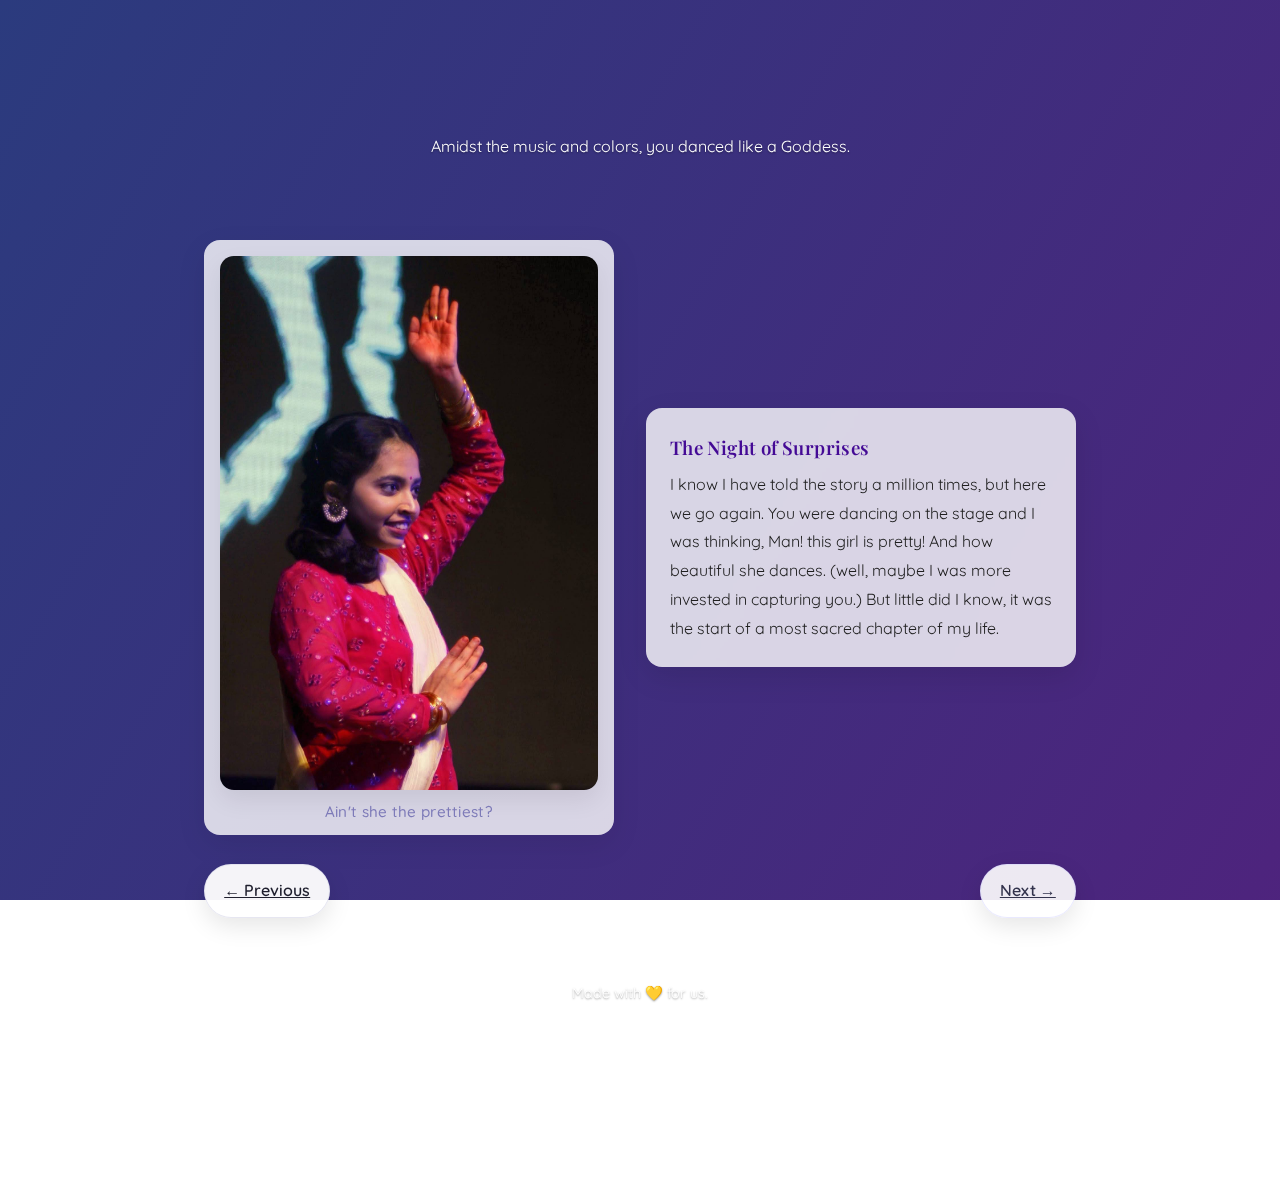
<file: page-1.html>
<!doctype html>
<html lang="en">
<head>
  <meta charset="utf-8" />
  <meta name="viewport" content="width=device-width,initial-scale=1" />
  <title>Our Story — Page 1</title>

  <!-- Fonts (same as index) -->
  <link href="https://fonts.googleapis.com/css2?family=Playfair+Display:wght@500;600;700&family=Quicksand:wght@400;500;600&display=swap" rel="stylesheet">
  <!-- Your CSS -->
  <link rel="stylesheet" href="assets/css/style.css" />
  <meta name="description" content="A page from our colorful memories." />
</head>
<body class="story page-1">
  <div class="bg-gradient" aria-hidden="true"></div>
  <div class="floating-hearts" aria-hidden="true">
    <span></span><span></span><span></span><span></span><span></span><span></span>
    <span></span><span></span><span></span><span></span><span></span><span></span>
  </div>

  <header class="container" style="text-align:center; padding-top:1.25rem;">
    <h1 class="typewrite" data-text="The First Dance">The First Dance</h1>
    <p class="sub">Amidst the music and colors, you danced like a Goddess.</p>
  </header>

  <main class="container">
    <section class="two-col">
      <!-- Left: photo -->
      <figure class="story-photo">
        <img src="assets/img/first_dance.jpg" alt="Us at the café" />
        <figcaption>Ain't she the prettiest?</figcaption>
      </figure>

      <!-- Right: text card -->
      <article class="story-card">
        <h3 class="caption">The Night of Surprises</h3>
        <p>
          I know I have told the story a million times, but here we go again. You were dancing on the stage
          and I was thinking, Man! this girl is pretty! And how beautiful she dances. (well, maybe I was
          more invested in capturing you.) But little did I know, it was the start of a most sacred
          chapter of my life.
        </p>
      </article>
    </section>

    <nav class="nav-arrows between">
      <a class="btn prev" href="index.html">← Previous</a>
      <a class="btn next" href="page-2.html">Next →</a>
    </nav>
  </main>

  <footer class="container tiny">
    <p>Made with 💛 for us.</p>
  </footer>

  <script src="assets/js/script.js"></script>
</body>
</html>
</file>
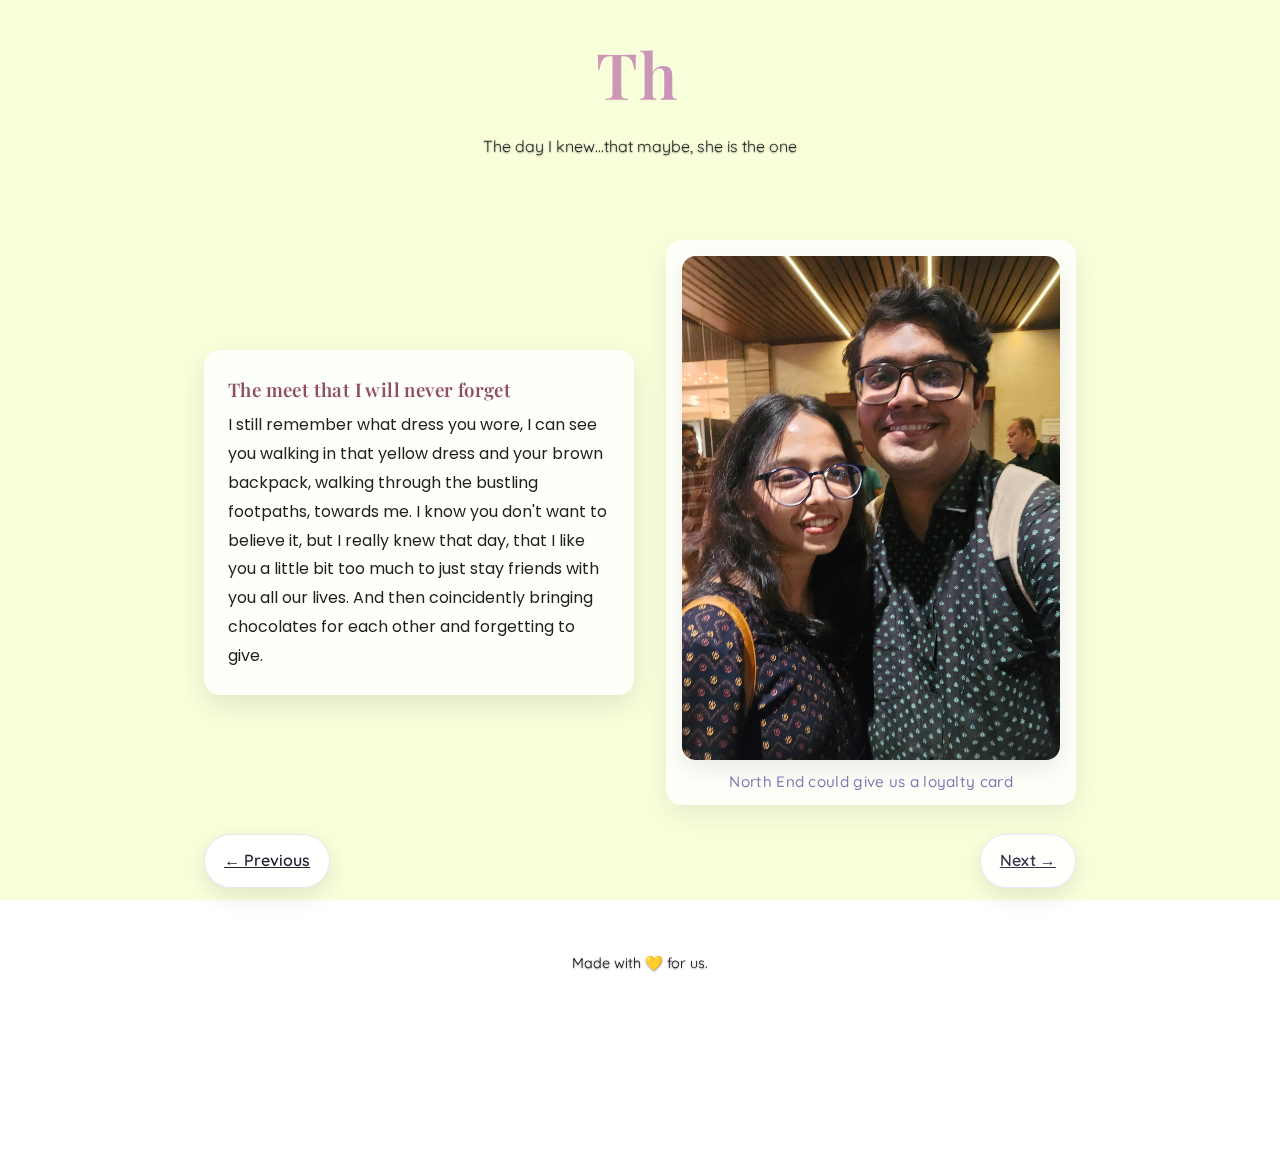
<file: page-2.html>
<!doctype html>
<html lang="en">
<head>
  <meta charset="utf-8" />
  <meta name="viewport" content="width=device-width,initial-scale=1" />
  <title>Our Story — Page 2</title>

  <!-- Fonts -->
  <link href="https://fonts.googleapis.com/css2?family=Playfair+Display:wght@500;600;700&family=Quicksand:wght@400;500;600&family=Poppins:wght@300;400;500&family=Great+Vibes&display=swap" rel="stylesheet">

  <!-- CSS -->
  <link rel="stylesheet" href="assets/css/style.css" />
</head>

<body class="story page-2">
  <div class="bg-gradient" aria-hidden="true"></div>
  <div class="floating-hearts" aria-hidden="true">
    <span></span><span></span><span></span><span></span><span></span><span></span>
    <span></span><span></span><span></span><span></span><span></span><span></span>
  </div>

  <header class="container" style="text-align:center; padding-top:1.25rem;">
    <h1 class="typewrite" data-text="The First Time I Met You">Another Memory 💌</h1>
    <p class="sub">The day I knew...that maybe, she is the one</p>
  </header>

  <main class="container">

    <section class="two-col reverse">
      <!-- TEXT ON LEFT -->
      <article class="story-card">
        <h3 class="caption">The meet that I will never forget</h3>
        <p>
            I still remember what dress you wore, I can see you walking in that yellow dress and 
            your brown backpack, walking through the bustling footpaths, towards me. I know you 
            don't want to believe it, but I really knew that day, that I like you a little bit too much to
            just stay friends with you all our lives. And then coincidently bringing chocolates for
            each other and forgetting to give. 
        </p>
      </article>

      <!-- PHOTO ON RIGHT -->
      <figure class="story-photo">
        <img src="assets/img/first_meet.jpg" alt="Another memory with us" />
        <figcaption>North End could give us a loyalty card</figcaption>
      </figure>
    </section>

    <!-- NAVIGATION -->
    <nav class="nav-arrows between">
      <a class="btn prev" href="page-1.html">← Previous</a>
      <a class="btn next" href="page-3.html">Next →</a>
    </nav>

  </main>

  <footer class="container tiny">
    <p>Made with 💛 for us.</p>
  </footer>

  <script src="assets/js/script.js"></script>
</body>
</html>
</file>
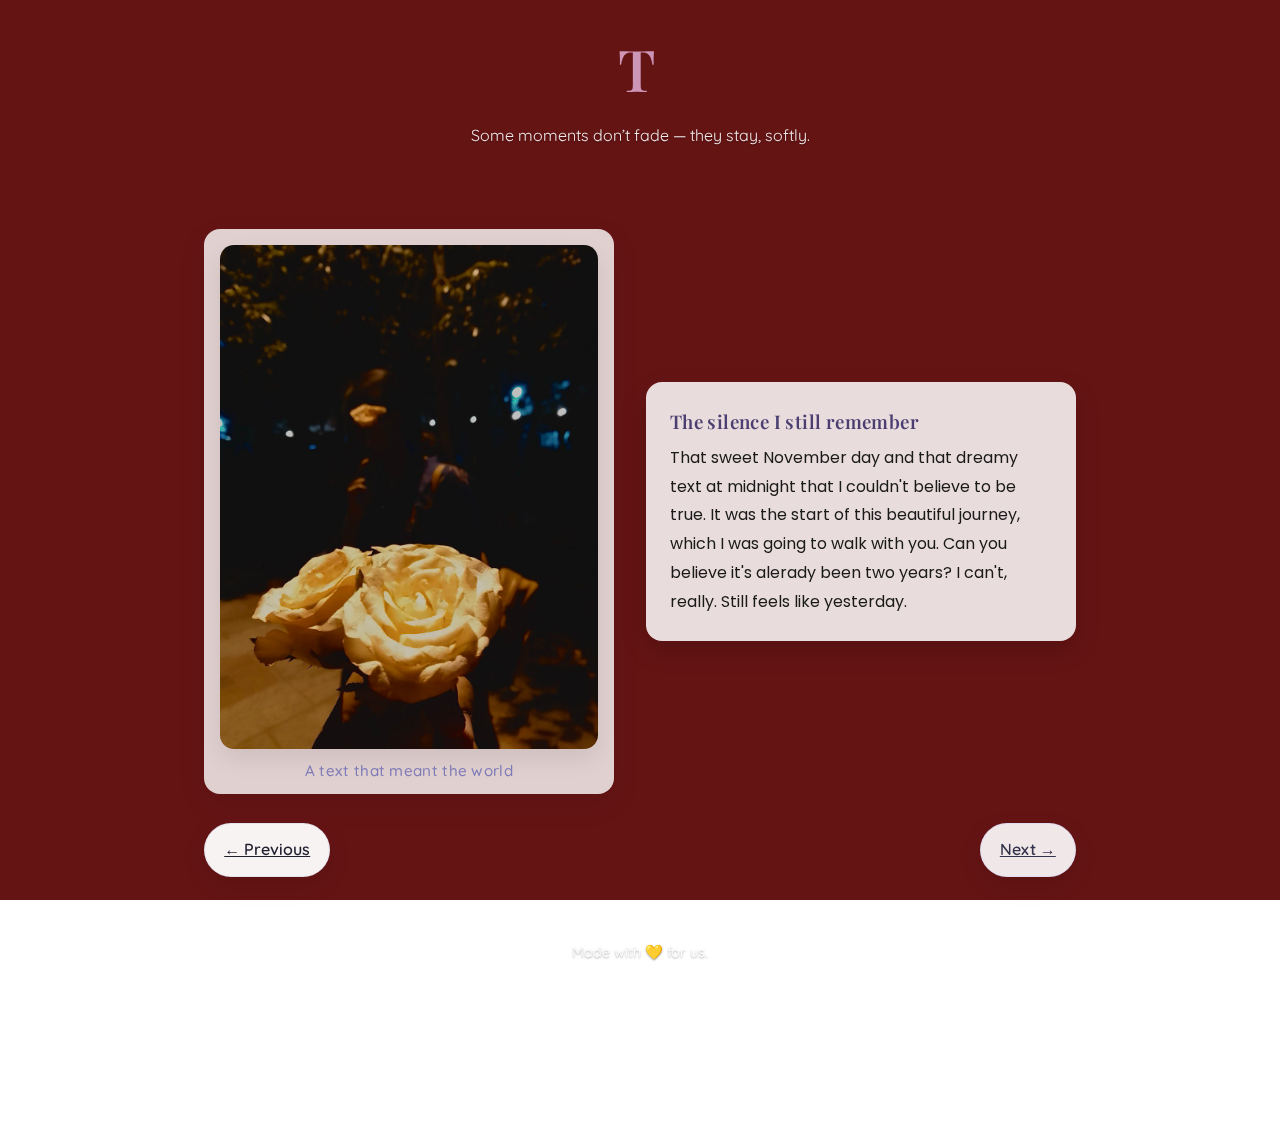
<file: page-3.html>
<!doctype html>
<html lang="en">
<head>
  <meta charset="utf-8" />
  <meta name="viewport" content="width=device-width,initial-scale=1" />
  <title>Our Story — Page 3</title>

  <!-- Fonts -->
  <link href="https://fonts.googleapis.com/css2?family=Playfair+Display:wght@500;600;700&family=Quicksand:wght@400;500;600&family=Poppins:wght@300;400;500&family=Great+Vibes&display=swap" rel="stylesheet">

  <!-- CSS -->
  <link rel="stylesheet" href="assets/css/style.css" />
</head>

<body class="story page-3">
  <div class="bg-gradient" aria-hidden="true"></div>

  <!-- Floating hearts -->
  <div class="floating-hearts" aria-hidden="true">
    <span></span><span></span><span></span><span></span><span></span><span></span>
    <span></span><span></span><span></span><span></span><span></span><span></span>
  </div>

  <header class="container" style="text-align:center; padding-top:1.25rem;">
    <h1 class="typewrite" data-text="The day I first held your hands">A Memory That Lingers 🌙</h1>
    <p class="sub">Some moments don’t fade — they stay, softly.</p>
  </header>

  <main class="container">

    <section class="two-col">
      <!-- PHOTO LEFT -->
      <figure class="story-photo">
        <img src="assets/img/say_yes.jpg" alt="A memory with us" />
        <figcaption>A text that meant the world</figcaption>
      </figure>

      <!-- TEXT CARD RIGHT -->
      <article class="story-card">
        <h3 class="caption">The silence I still remember</h3>
        <p>
          That sweet November day and that dreamy text at midnight that I couldn't believe to be true.
          It was the start of this beautiful journey, which I was going to walk with you. Can you 
          believe it's alerady been two years? I can't, really. Still feels like yesterday.
        </p>
      </article>
    </section>

    <!-- NAVIGATION -->
    <nav class="nav-arrows between">
      <a class="btn prev" href="page-2.html">← Previous</a>
      <a class="btn next" href="page-4.html">Next →</a>
    </nav>

  </main>

  <footer class="container tiny">
    <p>Made with 💛 for us.</p>
  </footer>

  <script src="assets/js/script.js"></script>
</body>
</html>
</file>
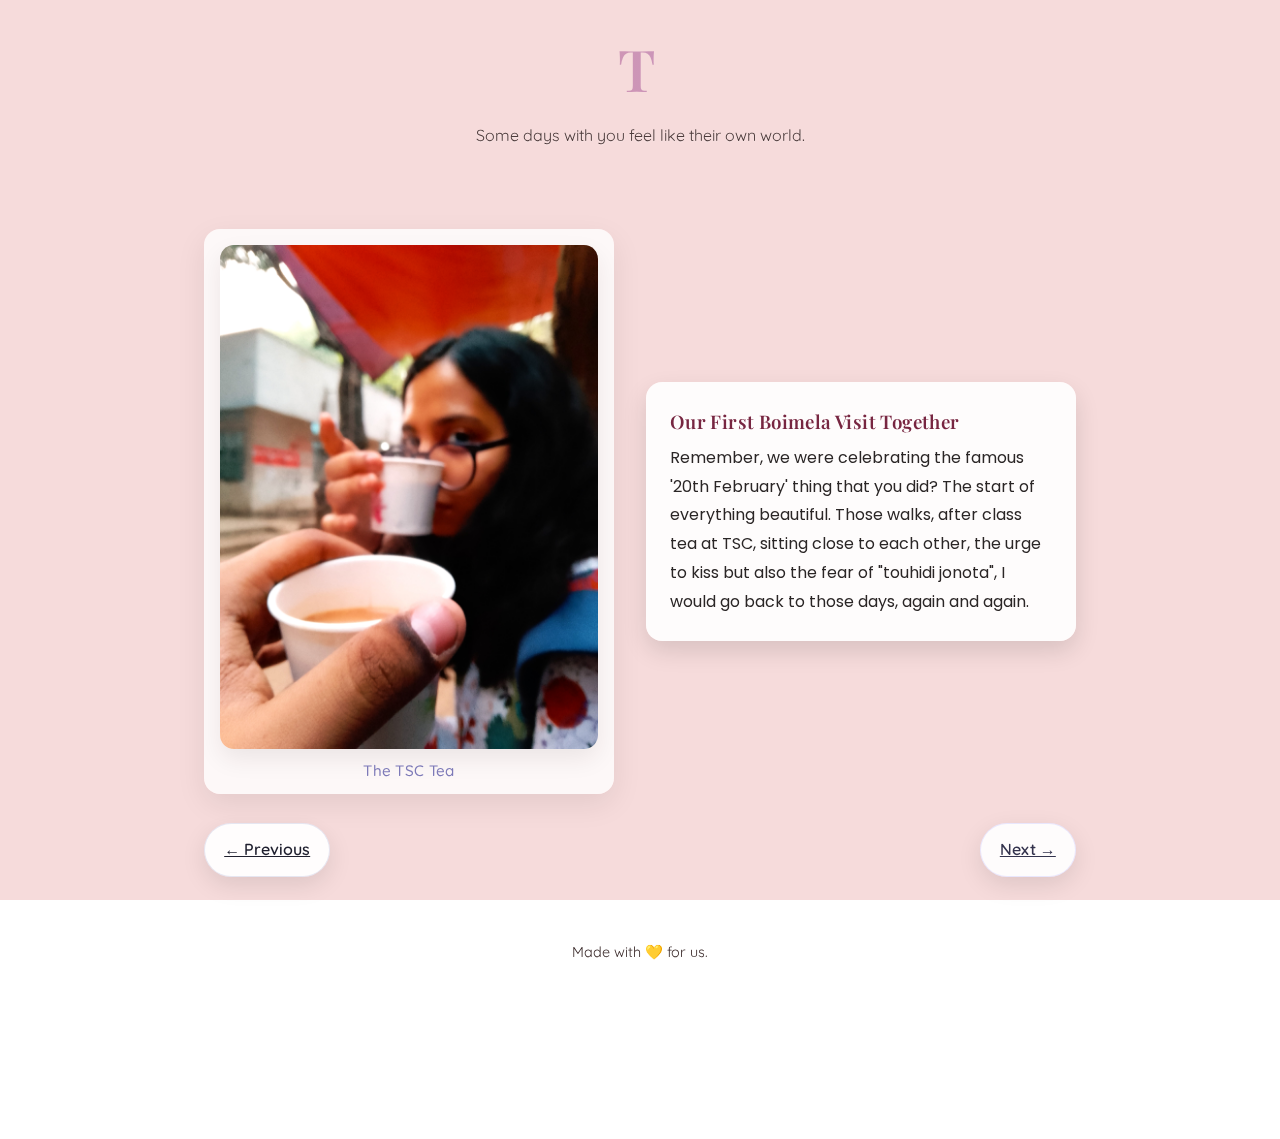
<file: page-4.html>
<!doctype html>
<html lang="en">
<head>
  <meta charset="utf-8" />
  <meta name="viewport" content="width=device-width,initial-scale=1" />
  <title>Our Story — Page 4</title>

  <!-- Fonts -->
  <link href="https://fonts.googleapis.com/css2?family=Playfair+Display:wght@500;600;700&family=Quicksand:wght@400;500;600&family=Poppins:wght@300;400;500&family=Great+Vibes&display=swap" rel="stylesheet">

  <!-- CSS -->
  <link rel="stylesheet" href="assets/css/style.css" />
</head>

<body class="story page-4">
  <div class="bg-gradient" aria-hidden="true"></div>

  <!-- Floating hearts -->
  <div class="floating-hearts" aria-hidden="true">
    <span></span><span></span><span></span><span></span><span></span><span></span>
    <span></span><span></span><span></span><span></span><span></span><span></span>
  </div>

  <header class="container" style="text-align:center; padding-top:1.25rem;">
    <h1 class="typewrite" data-text="That beautiful February Evening">Another Little Universe 🌸</h1>
    <p class="sub">Some days with you feel like their own world.</p>
  </header>

  <main class="container">

    <section class="two-col">
      <!-- PHOTO LEFT -->
      <figure class="story-photo">
        <img src="assets/img/first_boimela.jpg" alt="Another moment with us" />
        <figcaption>The TSC Tea</figcaption>
      </figure>

      <!-- TEXT CARD RIGHT -->
      <article class="story-card">
        <h3 class="caption">Our First Boimela Visit Together</h3>
        <p>
          Remember, we were celebrating the famous '20th February' thing that you did? 
          The start of everything beautiful. Those walks, after class tea at TSC, sitting 
          close to each other, the urge to kiss but also the fear of "touhidi jonota", 
          I would go back to those days, again and again. 
        </p>
      </article>
    </section>

    <!-- NAVIGATION -->
    <nav class="nav-arrows between">
      <a class="btn prev" href="page-3.html">← Previous</a>
      <a class="btn next" href="page-5.html">Next →</a>
    </nav>

  </main>

  <footer class="container tiny">
    <p>Made with 💛 for us.</p>
  </footer>

  <script src="assets/js/script.js"></script>
</body>
</html>
</file>
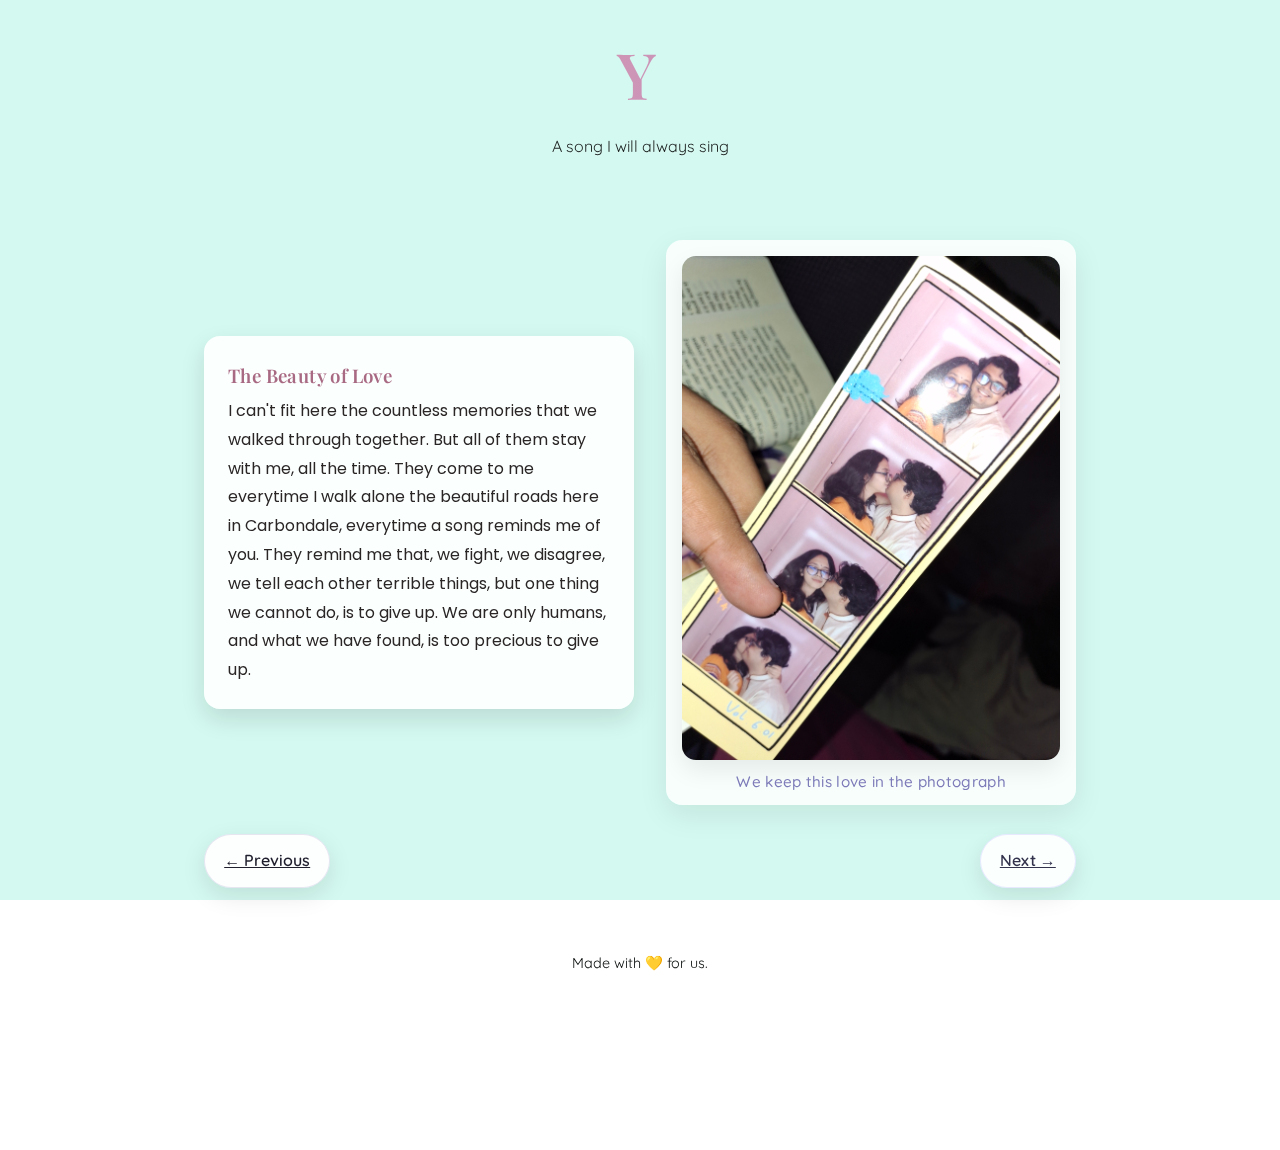
<file: page-5.html>
<!doctype html>
<html lang="en">
<head>
  <meta charset="utf-8" />
  <meta name="viewport" content="width=device-width,initial-scale=1" />
  <title>Our Story — Page 5</title>

  <!-- Fonts -->
  <link href="https://fonts.googleapis.com/css2?family=Playfair+Display:wght@500;600;700&family=Quicksand:wght@400;500;600&family=Poppins:wght@300;400;500&family=Great+Vibes&display=swap" rel="stylesheet">

  <!-- CSS -->
  <link rel="stylesheet" href="assets/css/style.css" />
</head>

<body class="story page-5">
  <div class="bg-gradient" aria-hidden="true"></div>

  <!-- Floating hearts -->
  <div class="floating-hearts" aria-hidden="true">
    <span></span><span></span><span></span><span></span><span></span><span></span>
    <span></span><span></span><span></span><span></span><span></span><span></span>
  </div>

  <header class="container" style="text-align:center; padding-top:1.25rem;">
    <h1 class="typewrite" data-text="You are one Beautiful Song">One More Beautiful Chapter 🌼</h1>
    <p class="sub">A song I will always sing </p>
  </header>

  <main class="container">

    <section class="two-col reverse">
      <!-- TEXT LEFT -->
      <article class="story-card">
        <h3 class="caption">The Beauty of Love</h3>
        <p>
          I can't fit here the countless memories that we walked through together. 
          But all of them stay with me, all the time. They come to me everytime I 
          walk alone the beautiful roads here in Carbondale, everytime a song reminds
          me of you. They remind me that, we fight, we disagree, we tell each other
          terrible things, but one thing we cannot do, is to give up. We are only 
          humans, and what we have found, is too precious to give up.
        </p>
      </article>

      <!-- PHOTO RIGHT -->
      <figure class="story-photo">
        <img src="assets/img/kiss.jpg" alt="A special memory" />
        <figcaption>We keep this love in the photograph</figcaption>
      </figure>
    </section>

    <!-- NAVIGATION -->
    <nav class="nav-arrows between">
      <a class="btn prev" href="page-4.html">← Previous</a>
      <a class="btn next" href="page-6.html">Next →</a>
    </nav>

  </main>

  <footer class="container tiny">
    <p>Made with 💛 for us.</p>
  </footer>

  <script src="assets/js/script.js"></script>
</body>
</html>
</file>
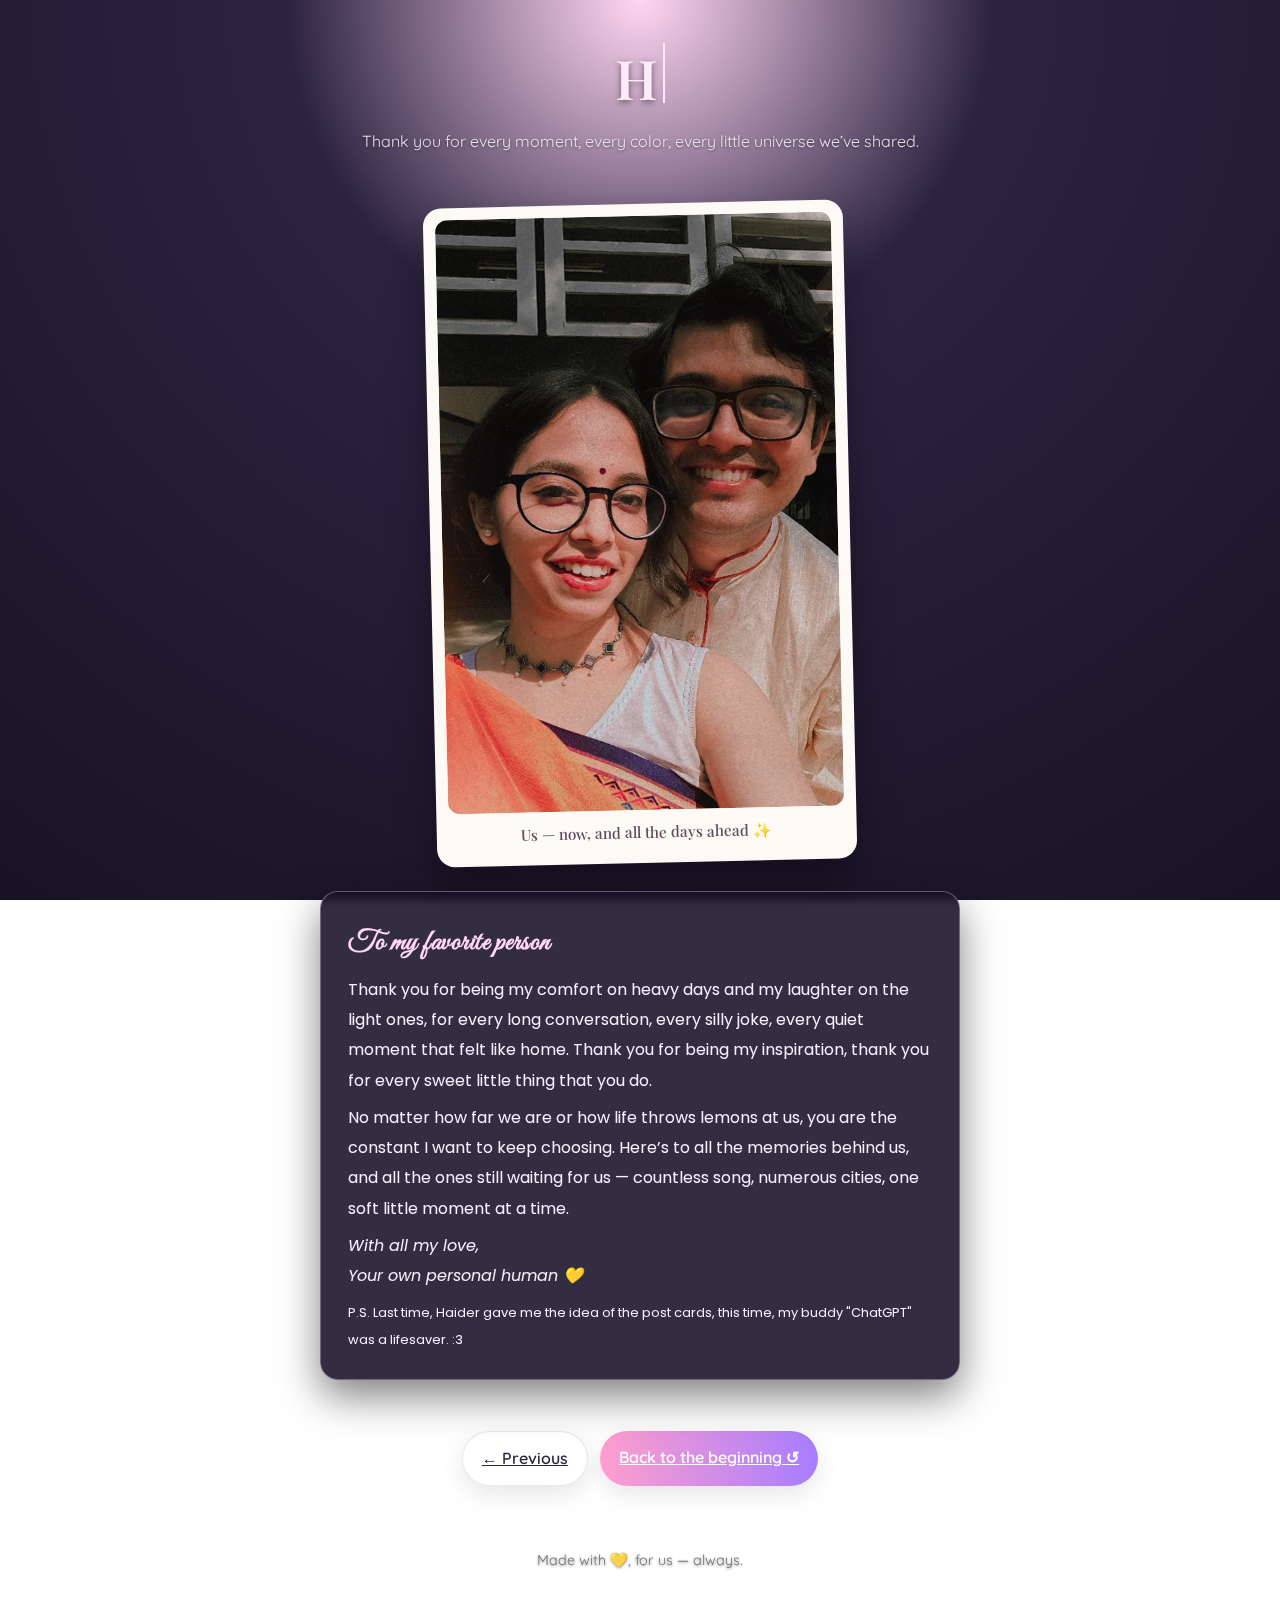
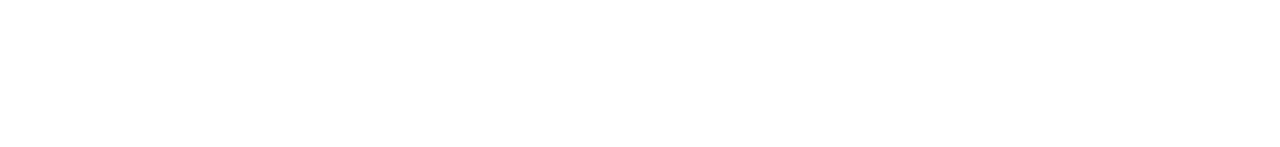
<file: page-6.html>
<!doctype html>
<html lang="en">
<head>
  <meta charset="utf-8" />
  <meta name="viewport" content="width=device-width,initial-scale=1" />
  <title>Happy Anniversary — Final Page</title>

  <!-- Fonts -->
  <link href="https://fonts.googleapis.com/css2?family=Playfair+Display:wght@500;600;700&family=Quicksand:wght@400;500;600&family=Poppins:wght@300;400;500&family=Great+Vibes&display=swap" rel="stylesheet">

  <!-- CSS -->
  <link rel="stylesheet" href="assets/css/style.css" />
</head>

<body class="story page-6 final-page">
  <div class="bg-gradient" aria-hidden="true"></div>

  <!-- Floating hearts -->
  <div class="floating-hearts" aria-hidden="true">
    <span></span><span></span><span></span><span></span><span></span><span></span>
    <span></span><span></span><span></span><span></span><span></span><span></span>
  </div>

  <header class="container final-header">
    <h1 class="typewrite" data-text="Happy Anniversary, Dear 💖">
      Happy Anniversary, My Love 💖
    </h1>
    <p class="sub">Thank you for every moment, every color, every little universe we’ve shared.</p>
  </header>

  <main class="container final-wrapper">

    <!-- Polaroid-style photo card -->
    <figure class="final-photo-card">
      <img src="assets/img/epilogue.jpg" alt="Us together" />
      <figcaption>Us — now, and all the days ahead ✨</figcaption>
    </figure>

    <!-- Final text card -->
    <article class="final-text-card">
      <h3 class="final-caption">To my favorite person</h3>
      <p>
        Thank you for being my comfort on heavy days and my laughter on the light ones,
        for every long conversation, every silly joke, every quiet moment that felt like home.
        Thank you for being my inspiration, thank you for every sweet little thing that you do. 
      </p>
      <p>
        No matter how far we are or how life throws lemons at us, you are the constant I want
        to keep choosing. Here’s to all the memories behind us, and all the ones still waiting
        for us — countless song, numerous cities, one soft little moment at a time.
      </p>
      <p class="final-signoff">
        With all my love,<br>
        <span>Your own personal human 💛</span>
      </p>

      <p1>P.S. Last time, Haider gave me the idea of the post cards, this time, my buddy 
        "ChatGPT" was a lifesaver. :3
      </p1>
    </article>

    <!-- Navigation -->
    <nav class="nav-arrows between final-nav">
      <a class="btn prev" href="page-5.html">← Previous</a>
      <a class="btn next" href="index.html">Back to the beginning ↺</a>
    </nav>

  </main>

  <footer class="container tiny final-footer">
    <p>Made with 💛, for us — always.</p>
  </footer>

  <script src="assets/js/script.js"></script>
</body>
</html>
</file>
<file: assets/css/style.css>
:root{
  --bg1:#976068;
  --bg2:#fcb69f;
  --accent:#520808;
  --accent2:#200e54;
  --ink:#1f1f1f;
  --ink-soft:#444;
  --card:#ffffffcc;
}

*{box-sizing:border-box}
html,body{height:100%}
body{
  margin:0; font-family: system-ui, -apple-system, Segoe UI, Roboto, Arial, sans-serif;
  color:var(--ink); line-height:1.5; overflow-x:hidden;
}

/* Base background layer */
.bg-gradient{
  position: fixed;
  inset: 0;
  z-index: -2;    /* behind hearts and content */
}

.container{
  width:min(920px, 92vw);
  margin-inline:auto;
  padding: 1.5rem;
}

header.container{ text-align:center; padding-top:2rem }
h1{
  font-size: clamp(2.2rem, 6vw, 4rem);
  margin:0 0 .25rem;
  background: linear-gradient(30deg, var(--accent), var(--accent2));
  -webkit-background-clip:text; background-clip:text; color:solid;
  letter-spacing:.5px;
}
.sub{ color: #4b4889;; margin-top:.25rem }

/* Typewriter caret */
.typewrite{
  position: relative;
  white-space: nowrap;
}
.typewrite::after{
  content:"";
  display:inline-block;
  width:2px; height:1.1em; background:currentColor; margin-left:4px;
  animation: blink .9s steps(1) infinite;
  vertical-align: -3px;
}
@keyframes blink{50%{opacity:0}}

.hero-photo{
  margin: 2rem auto; text-align:center;
  background: var(--card);
  border-radius: 16px; padding: 1rem 1rem 0.5rem;
  box-shadow: 0 10px 30px #00000014;
  width:min(720px, 100%);
}
.hero-photo img{
  width:100%; height:auto; display:block; border-radius: 12px;
}
.hero-photo figcaption{
  font-size:.9rem; color:#555; margin:.6rem 0 .8rem;
}

.player-wrap{
  margin: 1rem auto 1rem; text-align:center;
  color: #7d7ab8;
  width:min(720px, 80%);
}
.btn{
  appearance:none; border:none; cursor:pointer;
  padding:.8rem 1.2rem; border-radius:999px; font-weight:600;
  box-shadow: 0 8px 24px #0000001a;
  transition: transform .12s ease, box-shadow .12s ease, opacity .2s;
}
.btn.primary{
  background: linear-gradient(90deg, var(--accent), var(--accent2));
  color:#fff;
}
.btn:hover{ transform: translateY(-1px); box-shadow:0 10px 28px #00000022 }
.btn:active{ transform: translateY(0) scale(.99) }

.spotify{ margin-top:1rem }

.note{ display:block; margin-top:.5rem; color:#666 }

.nav-arrows{
  margin-top: 1.8rem; display:flex; justify-content:flex-end; gap:.75rem;
}
.btn.next{
  background:#fff; border:1px solid #e9e9e9; color:#222;
}

footer.container{ text-align:center; color:#666; padding-bottom:10rem }
.tiny{ font-size:.9rem }

/* ====== Hero photo size & style ====== */
.hero-photo {
  max-width: 520px;            /* overall block width */
  margin: 1.25rem auto 2rem;
  text-align: center;
}
.hero-photo img {
  width: 85%;                  /* image takes most of the figure width */
  max-width: 420px;            /* hard cap */
  display: block;
  margin: 0 auto 0.5rem;
  border-radius: 18px;
  box-shadow: 0 12px 30px rgba(0,0,0,0.25);
  transform: translateY(0) scale(1);
  transition: transform 300ms ease, box-shadow 300ms ease;
}
.hero-photo img:hover {
  transform: translateY(-2px) scale(1.01);
  box-shadow: 0 16px 36px rgba(0,0,0,0.28);
}

/* ====== Caption animation & look ====== */
.hero-photo figcaption {
  font-size: 0.95rem;
  color: #ffe8f2;
  letter-spacing: 0.4px;
  text-shadow: 0 1px 0 rgba(0,0,0,0.25);
  opacity: 0;
  transform: translateY(8px);
  animation: captionIn 800ms ease forwards 300ms;
  position: relative;
}
.hero-photo figcaption::after {
  content: " ✨";
  animation: twinkle 2.2s ease-in-out infinite 900ms;
}

@keyframes captionIn {
  to { opacity: 1; transform: translateY(0); }
}
@keyframes twinkle {
  0%, 100% { filter: drop-shadow(0 0 0 rgba(255,255,255,0)); }
  50%      { filter: drop-shadow(0 0 6px rgba(255,255,255,0.9)); }
}

/* ====== Floating hearts ====== */
.floating-hearts {
  position: fixed;
  inset: 0;
  pointer-events: none;
  z-index: -1; /* behind content, above gradient */
  overflow: hidden;
}

.floating-hearts span {
  position: absolute;
  bottom: -10vh;
  width: 14px;
  height: 14px;
  background: radial-gradient(circle at 30% 30%, #ff9bd1 0%, #ff5ca8 60%, #ff2f92 100%);
  transform: rotate(45deg);
  opacity: 0.75;
  animation: floatUp linear infinite;
  border-radius: 2px;
  filter: drop-shadow(0 2px 6px rgba(255, 92, 168, 0.35));
}

/* make heart shape using pseudo-elements */
.floating-hearts span::before,
.floating-hearts span::after {
  content: "";
  position: absolute;
  width: 14px; height: 14px;
  background: inherit;
  border-radius: 50%;
}
.floating-hearts span::before { left: -7px; top: 0; }
.floating-hearts span::after  { top: -7px; left: 0; }

@keyframes floatUp {
  0%   { transform: translateY(0)   rotate(45deg)    scale(0.8); opacity: 0; }
  10%  { opacity: 0.85; }
  100% { transform: translateY(-120vh) rotate(45deg) scale(1);   opacity: 0; }
}

/* Position, size, duration, and delay variations */
.floating-hearts span:nth-child(1)  { left: 5%;  animation-duration: 12s; animation-delay: 0.2s; }
.floating-hearts span:nth-child(2)  { left: 12%; animation-duration: 14s; animation-delay: 1.2s; transform: scale(0.9) rotate(45deg); }
.floating-hearts span:nth-child(3)  { left: 20%; animation-duration: 11s; animation-delay: 0.6s; }
.floating-hearts span:nth-child(4)  { left: 28%; animation-duration: 16s; animation-delay: 2.0s; transform: scale(1.1) rotate(45deg); }
.floating-hearts span:nth-child(5)  { left: 35%; animation-duration: 13s; animation-delay: 0.9s; }
.floating-hearts span:nth-child(6)  { left: 43%; animation-duration: 15s; animation-delay: 1.8s; transform: scale(0.85) rotate(45deg); }
.floating-hearts span:nth-child(7)  { left: 52%; animation-duration: 12.5s; animation-delay: 0.4s; }
.floating-hearts span:nth-child(8)  { left: 60%; animation-duration: 17s; animation-delay: 1.6s; transform: scale(1.15) rotate(45deg); }
.floating-hearts span:nth-child(9)  { left: 68%; animation-duration: 13.5s; animation-delay: 0.8s; }
.floating-hearts span:nth-child(10) { left: 76%; animation-duration: 15.5s; animation-delay: 1.4s; transform: scale(0.95) rotate(45deg); }
.floating-hearts span:nth-child(11) { left: 84%; animation-duration: 14.5s; animation-delay: 0.5s; }
.floating-hearts span:nth-child(12) { left: 92%; animation-duration: 18s; animation-delay: 1.9s; transform: scale(1.2) rotate(45deg); }



/* Header text – pastel gradient fill */
h1 {
  background: linear-gradient(90deg, #f4978e, #a593e0); 
  -webkit-background-clip: text;
  color: transparent;
  font-weight: 700;
}

/* Subheading tone */
.sub {
    color: #7d7ab8;
}

/* Image frame and shadow softening */
.hero-photo img {
  border-radius: 18px;
  box-shadow: 0 10px 24px rgba(255, 182, 193, 0.3);
}

/* Softer pastel caption */
.hero-photo figcaption {
  font-size: 1rem;
  color: #7d7ab8;
  text-shadow: 0 1px 2px rgba(255,255,255,0.5);
  letter-spacing: 0.5px;
  opacity: 0;
  animation: captionIn 1.2s ease forwards 0.4s;
  background: rgba(255,255,255,0.2);
  border-radius: 12px;
  padding: 0.4rem 0.8rem;
  display: inline-block;
}

/* Floating hearts pastel adjustment */
.floating-hearts span {
  background: radial-gradient(circle at 30% 30%, #ffd6e0 0%, #f4978e 70%, #f9bccd 100%);
  opacity: 0.65;
  filter: drop-shadow(0 2px 5px rgba(255, 150, 180, 0.4));
}

/* General buttons + text */
.btn.primary {
  background: linear-gradient(90deg, #f4978e, #a593e0);
  color: #fff;
  font-weight: 600;
  box-shadow: 0 4px 18px rgba(164, 147, 224, 0.25);
}
.btn.next {
  background: rgba(255,255,255,0.9);
  color: #33334d;
  border: 1px solid rgba(200,200,255,0.4);
}


/* ====== Font styling for soft romantic aesthetic ====== */
body {
  font-family: 'Quicksand', sans-serif;
  color: var(--ink);
  line-height: 1.7;
  font-weight: 400;
}

h1, h2, h3 {
  font-family: 'Playfair Display', sans-serif;
  letter-spacing: 0.5px;
  font-weight: 600;
}

.sub {
  font-family: 'Quicksand', sans-serif;
  font-size: 1rem;
  color: var(--ink-soft);
  opacity: 0.9;
}

figcaption {
  font-family: 'Quicksand', serif;
  font-weight: 500;
}

/* ===== First page (home) — pink pastel theme & layout nudge ===== */
/* ===== Static background for first page ===== */
.home .bg-gradient {
  background: #ead7ffc3;      /* ← pick your color */
  animation: none;          /* stop gradient animation */
  filter: brightness(1.05);
}

/* Stronger, brighter heading contrast on pink */
.home h1 {
  background: linear-gradient(90deg, #ff6aa2, #a15cff);
  -webkit-background-clip: text;
  background-clip: text;
  color: transparent;
  text-shadow: 0 1px 0 rgba(255,255,255,0.45);
}

/* Increase overall text contrast on pink */
.home body,
.home .sub,
.home .note,
.home p,
.home small {
  color: #22223b;  /* deep indigo-gray for readability */
}

/* Bring content slightly upward */
.home header.container { padding-top: 1.25rem; }
.home .player-wrap { 
  margin: 0.25rem auto 1.25rem;   /* was larger; pull up */
}
.home .hero-photo {
  margin: 0.75rem auto 1.25rem;   /* tighter to lift the image */
  max-width: 540px;               /* slight bump for visual balance */
}
.home .hero-photo img {
  width: 88%;
  max-width: 440px;
  transform: translateY(-4px);    /* tiny lift */
}

/* Caption: more visible on pink */
.home .hero-photo figcaption {
  color: #2b224a;                 /* dark plum for crisp contrast */
  background: rgba(255,255,255,0.35);
  text-shadow: 0 1px 0 rgba(255,255,255,0.6);
  border-radius: 12px;
  padding: 0.45rem 0.8rem;
  letter-spacing: 0.45px;
  opacity: 0;
  animation: captionIn 900ms ease forwards 300ms;
}

/* Spotify + nav button styling to match */
.home .spotify iframe {
  box-shadow: 0 10px 26px rgba(255, 105, 154, 0.18);
  border: 1px solid rgba(255, 255, 255, 0.45);
}
.home .btn.next {
  background: rgba(255,255,255,0.95);
  color: #1f1f2e;
  border: 1px solid rgba(210, 180, 230, 0.6);
  box-shadow: 0 8px 22px rgba(161, 92, 255, 0.18);
}

/* Hearts: soften to pink spectrum for this page */
.home .floating-hearts span {
  background: radial-gradient(circle at 30% 30%, #ffd6e0 0%, #ff9bbd 70%, #ff77a9 100%);
  filter: drop-shadow(0 2px 6px rgba(255, 120, 170, 0.35));
  opacity: 0.7;
}

/* ===== Stronger upward shift for first page layout ===== */
.home main.container {
  margin-top: -40px;   /* lift whole main section upward */
}

.home .player-wrap {
  margin-top: -20px;   /* pull Spotify player closer to header */
  margin-bottom: 0.5rem;
}

.home .hero-photo {
  margin-top: -10px;   /* lift image */
  margin-bottom: 0.5rem;
}

/* ===== Footer & tip spacing adjustments for first page ===== */

/* Pull footer upward slightly */
.home footer.container {
  margin-top: -10px;         /* lift footer */
  padding-bottom: 1rem;      /* tighter bottom space */
  opacity: 0.9;
}

/* Push the small tip note downward for breathing room */
.home .note:last-of-type {
  display: block;
  margin-top: 1.8rem;        /* more gap below the image */
  margin-bottom: 0.8rem;     /* extra gap above footer */
  color: #343a40;
  font-size: 0.9rem;
  opacity: 0.85;
  text-align: center;
}




/* Starting Page 1

/* ===== Story page background (keeps your soft animated pastel) ===== */
.story .bg-gradient {
  position: fixed;
  inset: 0;
  z-index: -2;
  background: linear-gradient(120deg, #2b3b7e, #50227d, #276b8f, #6d206c);
  background-size: 320% 320%;
  animation: gradientShift 22s ease infinite;
}

/* ===== 2-column layout ===== */
.two-col {
  display: grid;
  grid-template-columns: 1fr 1.05fr;
  gap: clamp(1rem, 4vw, 2rem);
  align-items: center;
  margin: 1rem 0 1.25rem;
}

/* ===== Photo block (left) ===== */
.story-photo {
  margin: 0;
  background: var(--card);
  border-radius: 16px;
  padding: 1rem 1rem 0.6rem;
  box-shadow: 0 10px 30px rgba(0,0,0,0.08);
  text-align: center;
}
.story-photo img {
  width: 100%;
  max-width: 520px;
  height: auto;
  display: block;
  border-radius: 14px;
  box-shadow: 0 10px 24px rgba(0,0,0,0.08);
}
.story-photo figcaption {
  font-family: 'Quicksand', serif;
  font-size: 0.95rem;
  color: #7d7ab8; /* pastel lavender */
  margin-top: 0.6rem;
  letter-spacing: 0.3px;
}

/* ===== Text card (right) ===== */
.story-card {
  background: var(--card);
  border-radius: 16px;
  padding: clamp(1rem, 3.2vw, 1.5rem);
  box-shadow: 0 10px 30px rgba(0,0,0,0.10);
  backdrop-filter: blur(2px);
}
.story-card .caption {
  font-family: 'Playfair Display', serif;
  font-weight: 600;
  margin: 0 0 0.35rem;
  letter-spacing: 0.4px;
  color: #440a95; /* distinct caption color */
}
.story-card p {
  font-family: 'Quicksand', sans-serif;
  margin: 0.25rem 0 0;
  color: var(--ink);
  line-height: 1.8;
}

/* ===== Bottom arrows spaced left/right ===== */
.nav-arrows.between {
  justify-content: space-between;
}
.btn.prev {
  background: rgba(255,255,255,0.95);
  border: 1px solid rgba(220,220,235,0.7);
  color: #1f1f2e;
}

/* ===== Responsive stacking ===== */
@media (max-width: 860px) {
  .two-col { grid-template-columns: 1fr; }
  .story-photo img { max-width: 100%; }
  .nav-arrows.between { gap: 0.75rem; }
}


/* Subcaption under the heading */
.page-1 .sub {
  color: #ffffff !important;
  opacity: 1 !important;
  text-shadow: 0 1px 2px rgba(0,0,0,0.4);
}

/* Footer text */
.page-1 footer.container,
.page-1 footer.container p,
.page-1 footer.container .tiny {
  color: #ffffff !important;
  text-shadow: 0 1px 2px rgba(0,0,0,0.4);
}

/* ===== Page 2 custom styles ===== */

.page-2 .bg-gradient {
  background: #f7ffdb;       /* ← your page color (soft pastel blue) */
  background-image: none !important;
  animation: none !important;
}

/* If page 2 background is dark, adjust colors */
.page-2 .sub,
.page-2 footer.container,
.page-2 footer.container p {
  color: #0c0a0a !important;
  text-shadow: 0 1px 2px rgba(0,0,0,0.4);
}

/* Mirrored layout (text left, photo right) */
.two-col.reverse {
  grid-template-columns: 1.05fr 1fr;
}

/* Fonts for Page 2 */
.page-2 h1 {
  font-family: 'Playfair Display', serif;
}

.page-2 .story-card .caption {
  font-family: 'Playfair Display', serif
  font-size: 1.6rem;
  color: #8f4f62;
}

.page-2 .story-card p {
  font-family: 'Poppins', sans-serif;
  font-size: 1rem;
  line-height: 1.8;
}

/* ===== Page 3 — custom color theme ===== */
.page-3 .bg-gradient {
  background: #651414; /* pastel blue (change if you want another color) */
  background-image: none !important;
  animation: none !important;
}

/* White subcaption & footer for visibility */
.page-3 .sub,
.page-3 footer.container,
.page-3 footer.container p {
  color: #ffffff !important;
  text-shadow: 0 1px 2px rgba(0,0,0,0.4);
}

/* Story card styling */
.page-3 .story-card {
  background: rgba(255,255,255,0.85);
  border-radius: 16px;
  box-shadow: 0 10px 26px rgba(0,0,0,0.15);
}

/* Caption styling */
.page-3 .story-card .caption {
  font-family: 'Playfair Display', serif
  font-size: 1.6rem;
  color: #4b3f72;
}

/* Paragraph text */
.page-3 .story-card p {
  font-family: 'Poppins', sans-serif;
  color: #1a1a1a;
  line-height: 1.8;
}
.page-3 h1 {
  font-size: 3.6rem;     /* adjust as needed */
}


/* ===== Page 4 — custom color theme ===== */
.page-4 .bg-gradient {
  background: #f6dbdb;              /* soft peachy pastel */
  background-image: none !important;
  animation: none !important;
}

/* If you want the header subtitle + footer to stand out more on this color: */
.page-4 .sub,
.page-4 footer.container,
.page-4 footer.container p {
  color: #3b2b2b;
  text-shadow: 0 1px 2px rgba(255,255,255,0.4);
}

/* Story card styling for page 4 */
.page-4 .story-card {
  background: rgba(255,255,255,0.9);
  border-radius: 16px;
  box-shadow: 0 10px 24px rgba(0,0,0,0.12);
}

/* Caption styling */
.page-4 .story-card .caption {
  font-family: 'Playfair Display', serif
  font-size: 1.6rem;
  color: #772641; /* warm rosy accent */
}

/* Paragraph text */
.page-4 .story-card p {
  font-family: 'Poppins', sans-serif;
  color: #2a2626;
  line-height: 1.8;
}

.page-4 h1 {
  font-size: 3.6rem;     /* adjust as needed */
}


/* ===== Page 5 — custom theme ===== */
.page-5 .bg-gradient {
  background: #d1f9eff1; /* soft vintage beige */
  background-image: none !important;
  animation: none !important;
}

/* Make subtitle + footer readable */
.page-5 .sub,
.page-5 footer.container,
.page-5 footer.container p {
  color: #080c0b;
  text-shadow: 0 1px 2px rgba(255,255,255,0.3);
}

/* Card styling */
.page-5 .story-card {
  background: rgba(255,255,255,0.9);
  border-radius: 16px;
  box-shadow: 0 10px 24px rgba(0,0,0,0.12);
}

/* Caption font */
.page-5 .story-card .caption {
  font-family: 'Playfair Display', serif
  font-size: 1.6rem;
  color: #a86982; /* warm rose */
}

/* Paragraph text */
.page-5 .story-card p {
  font-family: 'Poppins', sans-serif;
  color: #2a2626;
  line-height: 1.8;
}


/* ===== Page 6 — final page theme ===== */
.page-6 .bg-gradient {
  background: radial-gradient(circle at top, #ffd6f2 0%, #2b2340 32%, #181324 100%);
  background-image: radial-gradient(circle at top, #ffd6f2 0%, #2b2340 32%, #181324 100%);
  animation: none !important;
}

/* Header styling */
.page-6 .final-header {
  text-align: center;
  padding-top: 2rem;
  padding-bottom: 0.5rem;
}
.page-6 h1 {
  font-size: clamp(2.2rem, 5vw, 3.4rem);
  color: #ffeaf8;
  text-shadow: 0 2px 6px rgba(0,0,0,0.5);
  -webkit-background-clip: border-box; /* override gradient text behavior */
  background: none;
}
.page-6 .sub {
  color: #f6edf9;
  opacity: 0.9;
  text-shadow: 0 1px 3px rgba(0,0,0,0.5);
}

/* Layout wrapper */
.final-wrapper {
  display: flex;
  flex-direction: column;
  align-items: center;
  gap: 1.75rem;
  padding-bottom: 1.5rem;
}

/* Polaroid-style photo card */
.final-photo-card {
  margin: 0;
  background: #fdfaf5;
  border-radius: 18px;
  padding: 0.75rem 0.75rem 1.1rem;
  box-shadow: 0 18px 40px rgba(0,0,0,0.35);
  max-width: 420px;
  transform: rotate(-1.3deg);
  transition: transform 220ms ease, box-shadow 220ms ease;
}
.final-photo-card img {
  display: block;
  width: 100%;
  border-radius: 12px;
  margin-bottom: 0.6rem;
}
.final-photo-card figcaption {
  font-family: 'Playfair Display', serif;
  font-size: 0.95rem;
  text-align: center;
  color: #5e4a5f;
}
.final-photo-card:hover {
  transform: rotate(-0.4deg) translateY(-4px);
  box-shadow: 0 22px 46px rgba(0,0,0,0.45);
}

/* Final text card */
.final-text-card {
  max-width: 640px;
  width: 100%;
  background: rgba(22, 16, 37, 0.88);
  border-radius: 18px;
  padding: clamp(1.2rem, 3vw, 1.7rem);
  box-shadow: 0 16px 40px rgba(0,0,0,0.5);
  border: 1px solid rgba(255, 214, 248, 0.35);
  color: #f8f0ff;
  backdrop-filter: blur(4px);
}
.final-text-card p {
  font-family: 'Poppins', sans-serif;
  margin: 0.4rem 0;
  line-height: 1.9;
}
.final-text-card p1 {
  font-family: 'Poppins', sans-serif;
  font-size: 0.8rem;
  margin: 0.4rem 0;
  line-height: 1.9;
}

.final-caption {
  font-family: 'Great Vibes', cursive;
  font-size: 1.8rem;
  margin: 0 0 0.3rem;
  color: #ffd6f8;
}
.final-signoff {
  margin-top: 1.3rem;
  font-style: italic;
  
}
.final-signoff span {
  font-family: 'Poppins', sans-serif;
}

/* Navigation on final page */
.final-nav {
  margin-top: 1.4rem;
}
.page-6 .btn.prev {
  background: rgba(255,255,255,0.9);
  color: #2b2340;
}
.page-6 .btn.next {
  background: linear-gradient(90deg, #ff9ecd, #a77dff);
  color: #fff;
  border: none;
}

/* Footer */
.final-footer {
  text-align: center;
  color: #f7e9ff;
  opacity: 0.9;
  padding-bottom: 2rem;
  text-shadow: 0 1px 3px rgba(0,0,0,0.5);
}

/* Responsive tweaks */
@media (max-width: 768px) {
  .final-photo-card {
    max-width: 340px;
  }
  .final-text-card {
    border-radius: 16px;
  }
}
</file>
